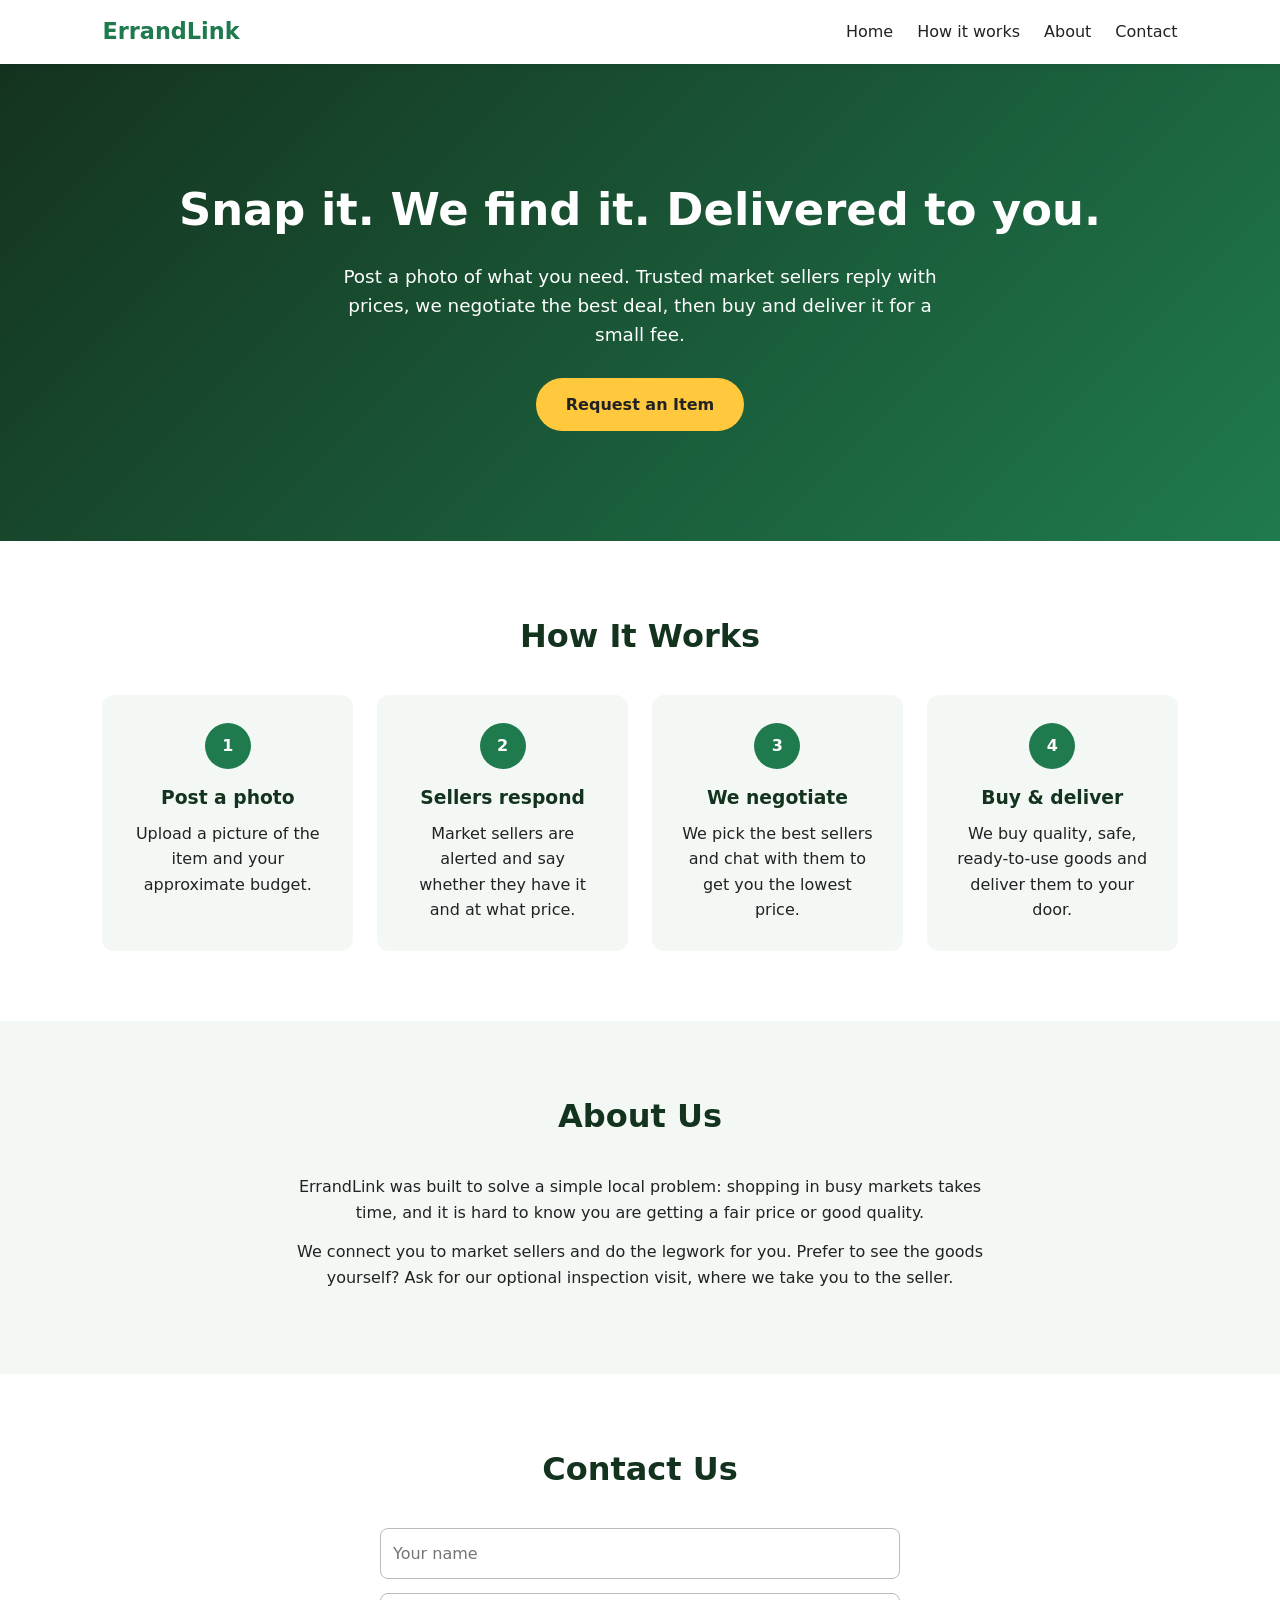
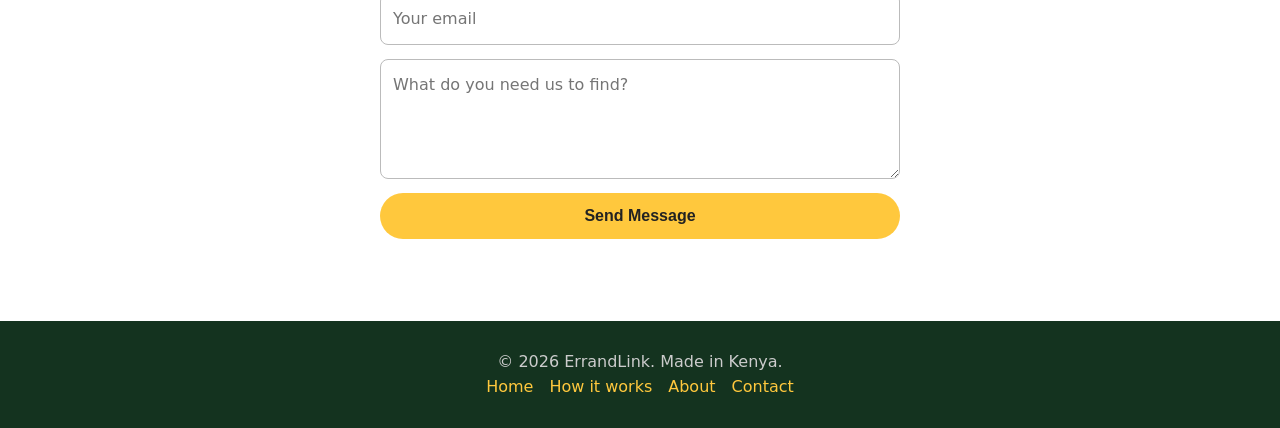
<file: errandlink-website/index (1).html>
<!DOCTYPE html>
<html lang="en">
<head>
<meta charset="UTF-8">
<meta name="viewport" content="width=device-width, initial-scale=1">
<title>ErrandLink – We buy it. You relax.</title>
<style>
  :root { --green:#1f7a4d; --dark:#14331f; --light:#f4f8f5; --text:#222; }
  * { box-sizing:border-box; margin:0; padding:0; }
  html { scroll-behavior:smooth; }
  body { font-family:system-ui,Arial,sans-serif; color:var(--text); line-height:1.6; }
  section { padding:70px 8%; }
  h2 { text-align:center; margin-bottom:32px; color:var(--dark); font-size:2rem; }

  /* 1. Navigation bar */
  nav { position:sticky; top:0; z-index:10; display:flex; justify-content:space-between;
        align-items:center; padding:14px 8%; background:#fff; box-shadow:0 2px 6px rgba(0,0,0,.08); }
  .logo { font-weight:800; font-size:1.4rem; color:var(--green); }
  nav ul { display:flex; gap:24px; list-style:none; }
  nav a { text-decoration:none; color:var(--text); font-weight:500; }
  nav a:hover { color:var(--green); }

  /* 3. Hero section */
  .hero { background:linear-gradient(135deg,var(--dark),var(--green)); color:#fff;
          text-align:center; padding:110px 8%; }
  .hero h1 { font-size:2.8rem; margin-bottom:16px; }
  .hero p { max-width:620px; margin:0 auto 28px; font-size:1.15rem; }
  .btn { display:inline-block; background:#ffc83d; color:#222; padding:14px 30px;
         border-radius:30px; text-decoration:none; font-weight:700; border:none; cursor:pointer; font-size:1rem; }
  .btn:hover { background:#ffb800; }

  /* 4. How it works */
  .steps { display:grid; grid-template-columns:repeat(auto-fit,minmax(220px,1fr)); gap:24px; }
  .step { background:var(--light); padding:28px; border-radius:12px; text-align:center; }
  .step .num { width:46px; height:46px; line-height:46px; margin:0 auto 14px; border-radius:50%;
               background:var(--green); color:#fff; font-weight:700; }
  .step h3 { margin-bottom:8px; color:var(--dark); }

  /* 6. About us */
  .about { background:var(--light); }
  .about p { max-width:720px; margin:0 auto 14px; text-align:center; }

  /* 5. Contact us form */
  form { max-width:520px; margin:0 auto; display:flex; flex-direction:column; gap:14px; }
  input, textarea { padding:12px; border:1px solid #bbb; border-radius:8px; font:inherit; }
  textarea { min-height:120px; resize:vertical; }
  #formMsg { text-align:center; color:var(--green); font-weight:600; margin-top:12px; }

  /* 2. Footer */
  footer { background:var(--dark); color:#ccc; text-align:center; padding:28px 8%; }
  footer a { color:#ffc83d; text-decoration:none; margin:0 8px; }

  @media (max-width:640px) { nav ul { gap:12px; font-size:.9rem; } .hero h1 { font-size:2rem; } }
</style>
</head>
<body>

<!-- 1. Navigation bar -->
<nav>
  <div class="logo">ErrandLink</div>
  <ul>
    <li><a href="#home">Home</a></li>
    <li><a href="#how">How it works</a></li>
    <li><a href="#about">About</a></li>
    <li><a href="#contact">Contact</a></li>
  </ul>
</nav>

<!-- 3. Hero section -->
<header class="hero" id="home">
  <h1>Snap it. We find it. Delivered to you.</h1>
  <p>Post a photo of what you need. Trusted market sellers reply with prices, we negotiate the best deal, then buy and deliver it for a small fee.</p>
  <a href="#contact" class="btn">Request an Item</a>
</header>

<!-- 4. How it works -->
<section id="how">
  <h2>How It Works</h2>
  <div class="steps">
    <div class="step"><div class="num">1</div><h3>Post a photo</h3><p>Upload a picture of the item and your approximate budget.</p></div>
    <div class="step"><div class="num">2</div><h3>Sellers respond</h3><p>Market sellers are alerted and say whether they have it and at what price.</p></div>
    <div class="step"><div class="num">3</div><h3>We negotiate</h3><p>We pick the best sellers and chat with them to get you the lowest price.</p></div>
    <div class="step"><div class="num">4</div><h3>Buy &amp; deliver</h3><p>We buy quality, safe, ready-to-use goods and deliver them to your door.</p></div>
  </div>
</section>

<!-- 6. About us section -->
<section class="about" id="about">
  <h2>About Us</h2>
  <p>ErrandLink was built to solve a simple local problem: shopping in busy markets takes time, and it is hard to know you are getting a fair price or good quality.</p>
  <p>We connect you to market sellers and do the legwork for you. Prefer to see the goods yourself? Ask for our optional inspection visit, where we take you to the seller.</p>
</section>

<!-- 5. Contact us form -->
<section id="contact">
  <h2>Contact Us</h2>
  <form id="contactForm">
    <input type="text" id="name" placeholder="Your name" required>
    <input type="email" id="email" placeholder="Your email" required>
    <textarea id="message" placeholder="What do you need us to find?" required></textarea>
    <button type="submit" class="btn">Send Message</button>
  </form>
  <p id="formMsg"></p>
</section>

<!-- 2. Footer -->
<footer>
  <p>&copy; 2026 ErrandLink. Made in Kenya.</p>
  <p><a href="#home">Home</a><a href="#how">How it works</a><a href="#about">About</a><a href="#contact">Contact</a></p>
</footer>

<script>
  document.getElementById("contactForm").addEventListener("submit", (e) => {
    e.preventDefault();
    const name = document.getElementById("name").value;
    document.getElementById("formMsg").textContent = `Thanks ${name}! We'll get back to you soon.`;
    e.target.reset();
  });
</script>
</body>
</html>
</file>
